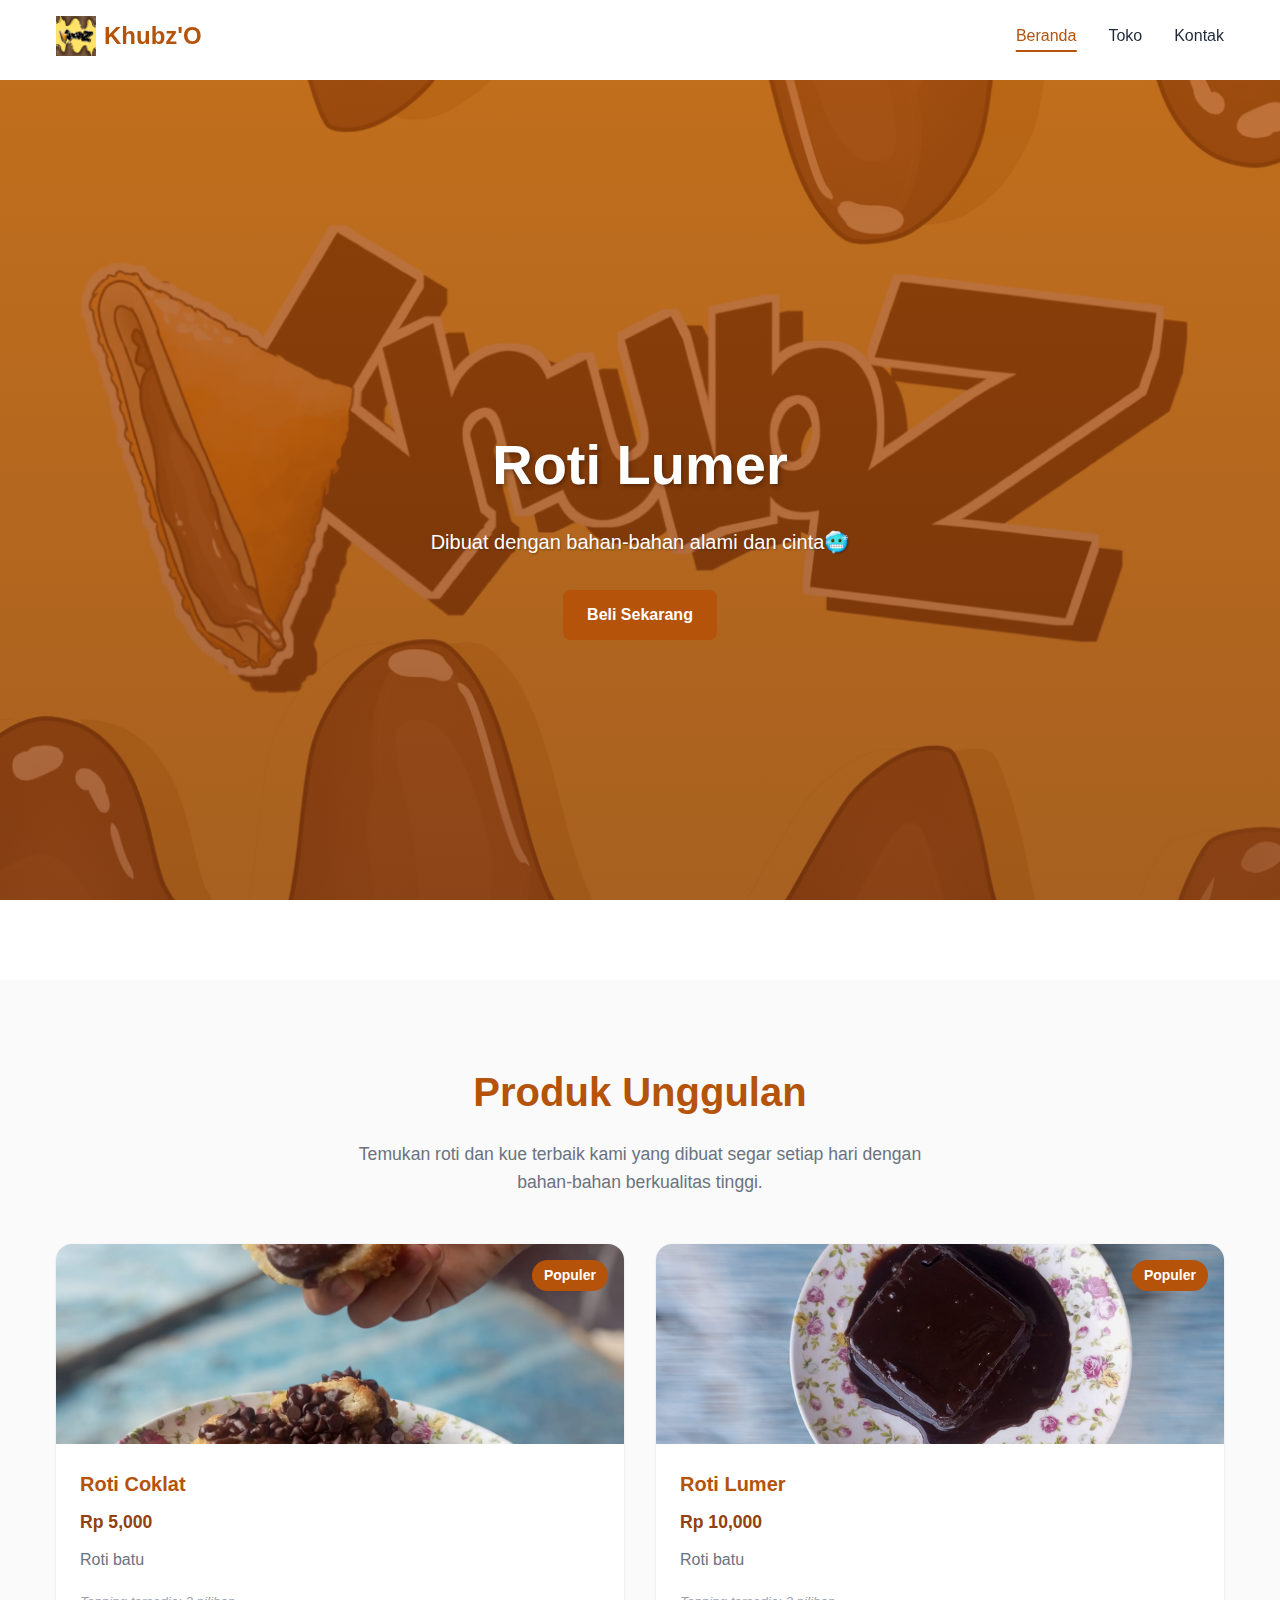
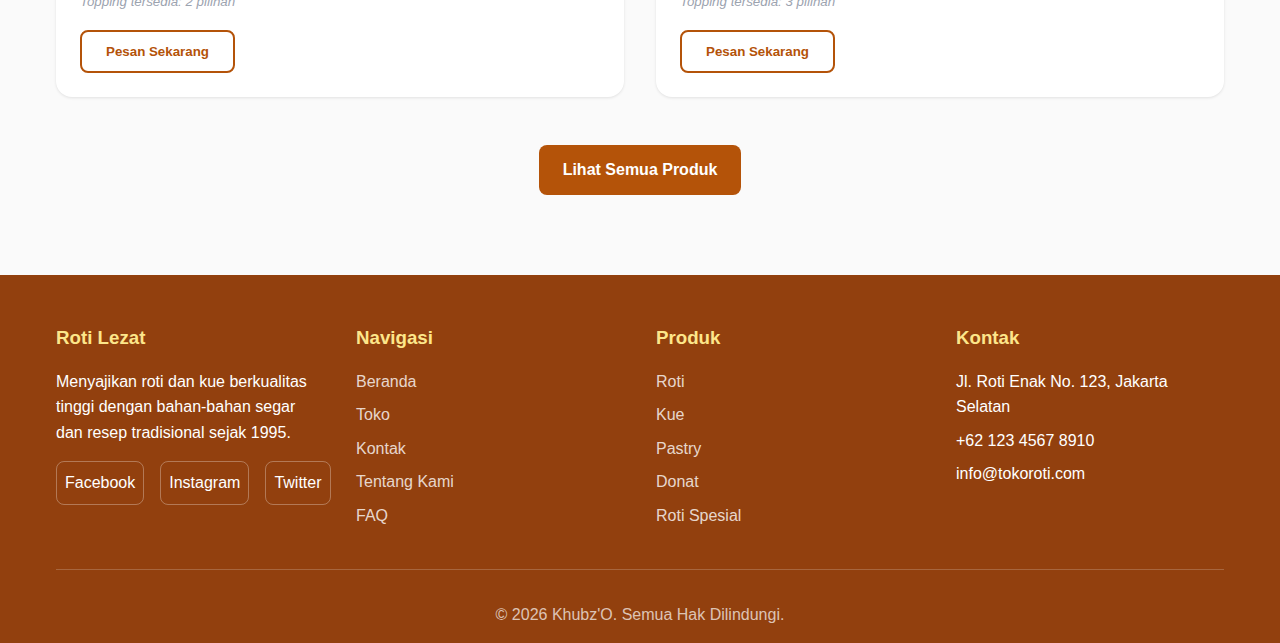
<file: index.html>
<!DOCTYPE html>
<html lang="en">
  <head>
    <meta charset="UTF-8" />
    <meta name="viewport" content="width=device-width, initial-scale=1.0" />
    <title>Beranda - Khubz'O</title>
    <meta name="description" content="Toko roti dengan berbagai produk roti dan kue berkualitas tinggi yang dibuat segar setiap hari." />
    <meta name="author" content="Roti Lezat" />
    <link rel="stylesheet" href="styles.css">
    <link rel="icon" href="public/logo.jpg" type="image/svg+xml">
  </head>
  <body>
    <header class="header">
      <nav class="navbar">
        <div class="container">
          <div class="navbar-content">
            <a href="index.html" class="logo">
              <img src="public/logo.jpg" alt="Roti Lezat Logo">
              Khubz'O
            </a>
            <div class="menu-toggle">
              <span></span>
              <span></span>
              <span></span>
            </div>
            <ul class="nav-menu">
              <li><a href="index.html" class="active">Beranda</a></li>
              <li><a href="shop.html">Toko</a></li>
              <li><a href="contact.html">Kontak</a></li>
            </ul>
          </div>
        </div>
      </nav>
    </header>

    <main>
      <!-- Hero Section -->
      <section class="hero">
        <div class="container">
          <div class="hero-content">
            <h1>Roti Lumer</h1>
            <p>Dibuat dengan bahan-bahan alami dan cinta🥶</p>
            <a href="shop.html" class="btn btn-primary">Beli Sekarang</a>
          </div>
        </div>
      </section>

      <!-- Featured Products Section -->
      <section class="featured-products">
        <div class="container">
          <div class="section-header">
            <h2>Produk Unggulan</h2>
            <p>Temukan roti dan kue terbaik kami yang dibuat segar setiap hari dengan bahan-bahan berkualitas tinggi.</p>
          </div>
            <div class="products-grid" id="products-container">
              <!-- Products will be loaded here via JavaScript -->
            </div>
          </div>

          <div class="section-footer">
            <a href="shop.html" class="btn btn-primary">Lihat Semua Produk</a>
          </div>
        </div>
      </section>

      <!-- Testimonials Section -->
      <!-- <section class="testimonials">
        <div class="container">
          <div class="section-header">
            <h2>Apa Kata Pelanggan Kami</h2>
            <p>Dengarkan pengalaman pelanggan kami yang puas dengan produk dan layanan kami.</p>
          </div>
          
          <div class="testimonials-grid">
            <div class="testimonial-card">
              <div class="stars">
                <span class="star">★</span>
                <span class="star">★</span>
                <span class="star">★</span>
                <span class="star">★</span>
                <span class="star">★</span>
              </div>
              <p class="quote">"Saya selalu membeli roti di sini setiap minggu. Rotinya sangat lembut dan rasanya enak. Pelayanannya juga sangat ramah!"</p>
              <div class="author">
                <div class="author-initial">R</div>
                <div class="author-info">
                  <h4>Riani Susanti</h4>
                  <p>Pelanggan Setia</p>
                </div>
              </div>
            </div>

            <div class="testimonial-card">
              <div class="stars">
                <span class="star">★</span>
                <span class="star">★</span>
                <span class="star">★</span>
                <span class="star">★</span>
                <span class="star">★</span>
              </div>
              <p class="quote">"Saya menggunakan roti dari toko ini untuk kafe saya. Kualitas rotinya konsisten dan selalu segar. Sangat direkomendasikan!"</p>
              <div class="author">
                <div class="author-initial">B</div>
                <div class="author-info">
                  <h4>Budi Santoso</h4>
                  <p>Pengusaha Kafe</p>
                </div>
              </div>
            </div>

            <div class="testimonial-card">
              <div class="stars">
                <span class="star">★</span>
                <span class="star">★</span>
                <span class="star">★</span>
                <span class="star">★</span>
                <span class="star empty">★</span>
              </div>
              <p class="quote">"Anak-anak saya sangat suka roti dan kue dari toko ini. Rasa manisnya pas dan tidak berlebihan. Jadi pilihan sarapan favorit keluarga kami."</p>
              <div class="author">
                <div class="author-initial">D</div>
                <div class="author-info">
                  <h4>Dewi Lestari</h4>
                  <p>Ibu Rumah Tangga</p>
                </div>
              </div>
            </div>
          </div>
        </div>
      </section>
    </main> -->

    <footer class="footer">
      <div class="container">
        <div class="footer-content">
          <div class="footer-section">
            <h3>Roti Lezat</h3>
            <p>Menyajikan roti dan kue berkualitas tinggi dengan bahan-bahan segar dan resep tradisional sejak 1995.</p>
            <div class="social-links">
              <a href="#" class="social-link">Facebook</a>
              <a href="#" class="social-link">Instagram</a>
              <a href="#" class="social-link">Twitter</a>
            </div>
          </div>
          
          <div class="footer-section">
            <h3>Navigasi</h3>
            <ul class="footer-links">
              <li><a href="index.html">Beranda</a></li>
              <li><a href="shop.html">Toko</a></li>
              <li><a href="contact.html">Kontak</a></li>
              <li><a href="#">Tentang Kami</a></li>
              <li><a href="#">FAQ</a></li>
            </ul>
          </div>
          
          <div class="footer-section">
            <h3>Produk</h3>
            <ul class="footer-links">
              <li><a href="#">Roti</a></li>
              <li><a href="#">Kue</a></li>
              <li><a href="#">Pastry</a></li>
              <li><a href="#">Donat</a></li>
              <li><a href="#">Roti Spesial</a></li>
            </ul>
          </div>
          
          <div class="footer-section">
            <h3>Kontak</h3>
            <ul class="contact-info">
              <li>Jl. Roti Enak No. 123, Jakarta Selatan</li>
              <li>+62 123 4567 8910</li>
              <li>info@tokoroti.com</li>
            </ul>
          </div>
        </div>
        
        <div class="footer-bottom">
          <p>© <span id="current-year"></span> Khubz'O. Semua Hak Dilindungi.</p>
        </div>
      </div>
    </footer>

    <script src="script.js"></script>
  </body>
</html>
</file>
<file: styles.css>
/* Global Styles */
:root {
  --primary-color: #b45309;
  --secondary-color: #92400e;
  --accent-color: #fde68a;
  --text-color: #1f2937;
  --bg-color: #ffffff;
  --border-color: #e5e7eb;
  --shadow: 0 1px 3px 0 rgba(0, 0, 0, 0.1);
}

* {
  margin: 0;
  padding: 0;
  box-sizing: border-box;
}

body {
  font-family: 'Arial', sans-serif;
  line-height: 1.6;
  color: var(--text-color);
  background-color: var(--bg-color);
}

.container {
  max-width: 1200px;
  margin: 0 auto;
  padding: 0 1rem;
}

/* Header & Navigation */
.header {
  position: fixed;
  top: 0;
  left: 0;
  right: 0;
  background: rgba(255, 255, 255, 0.95);
  backdrop-filter: blur(10px);
  z-index: 1000;
  transition: all 0.3s ease;
}

.header.scrolled {
  background: rgba(255, 255, 255, 0.98);
  box-shadow: var(--shadow);
}

.navbar {
  padding: 1rem 0;
}

.navbar-content {
  display: flex;
  justify-content: space-between;
  align-items: center;
}

.logo {
  text-decoration: none;
  font-size: 1.5rem;
  font-weight: 700;
  color: var(--primary-color);
  display: flex;
  align-items: center;
  gap: 0.5rem;
}

.logo img {
  width: 40px;
  height: 40px;
  transition: transform 0.3s ease;
}

.logo:hover img {
  transform: rotate(10deg);
}

.nav-menu {
  display: flex;
  list-style: none;
  gap: 2rem;
  margin: 0;
}

.nav-menu li {
  position: relative;
}

.nav-menu a {
  text-decoration: none;
  color: var(--text-color);
  font-weight: 500;
  padding: 0.5rem 0;
  position: relative;
  transition: color 0.3s ease;
}

.nav-menu a::after {
  content: '';
  position: absolute;
  width: 0;
  height: 2px;
  bottom: 0;
  left: 50%;
  background-color: var(--primary-color);
  transition: all 0.3s ease;
  transform: translateX(-50%);
}

.nav-menu a:hover::after,
.nav-menu a.active::after {
  width: 100%;
}

.nav-menu a:hover,
.nav-menu a.active {
  color: var(--primary-color);
}

.menu-toggle {
  display: none;
  flex-direction: column;
  cursor: pointer;
  gap: 4px;
}

.menu-toggle span {
  width: 25px;
  height: 3px;
  background: var(--primary-color);
  transition: 0.3s;
}

/* Buttons */
.btn {
  display: inline-block;
  padding: 0.75rem 1.5rem;
  border: none;
  border-radius: 0.5rem;
  text-decoration: none;
  font-weight: 600;
  cursor: pointer;
  transition: all 0.3s ease;
  text-align: center;
}

.btn-primary {
  background: var(--primary-color);
  color: white;
}

.btn-primary:hover {
  background: var(--secondary-color);
  transform: translateY(-2px);
}

.btn-secondary {
  background: transparent;
  color: var(--primary-color);
  border: 2px solid var(--primary-color);
}

.btn-secondary:hover {
  background: var(--primary-color);
  color: white;
}

/* Hero Section */
.hero {
  background: linear-gradient(rgba(180, 83, 9, 0.8), rgba(146, 64, 14, 0.8)), url('public/logo.jpg');
  background-size: cover;
  background-position: center;
  background-attachment: fixed;
  height: 100vh;
  display: flex;
  align-items: center;
  text-align: center;
  color: white;
  margin-top: 80px;
}

.hero-content h1 {
  font-size: 3.5rem;
  margin-bottom: 1rem;
  text-shadow: 2px 2px 4px rgba(0, 0, 0, 0.3);
}

.hero-content p {
  font-size: 1.25rem;
  margin-bottom: 2rem;
  text-shadow: 1px 1px 2px rgba(0, 0, 0, 0.3);
}

/* Sections */
.section-header {
  text-align: center;
  margin-bottom: 3rem;
}

.section-header h2 {
  font-size: 2.5rem;
  color: var(--primary-color);
  margin-bottom: 1rem;
}

.section-header p {
  font-size: 1.1rem;
  max-width: 600px;
  margin: 0 auto;
  color: #6b7280;
}

/* Featured Products */
.featured-products {
  padding: 5rem 0;
  background: #fafafa;
}

.products-grid {
  display: grid;
  grid-template-columns: repeat(auto-fit, minmax(280px, 1fr));
  gap: 2rem;
  margin-bottom: 3rem;
}

.product-card {
  background: white;
  border-radius: 1rem;
  overflow: hidden;
  box-shadow: var(--shadow);
  transition: all 0.3s ease;
}

.product-card:hover {
  transform: translateY(-5px);
  box-shadow: 0 10px 25px rgba(0, 0, 0, 0.15);
}

.product-image {
  position: relative;
  height: 200px;
  overflow: hidden;
}

.product-image img {
  width: 100%;
  height: 100%;
  object-fit: cover;
  transition: transform 0.3s ease;
}

.product-card:hover .product-image img {
  transform: scale(1.05);
}

.badge {
  position: absolute;
  top: 1rem;
  right: 1rem;
  background: var(--primary-color);
  color: white;
  padding: 0.25rem 0.75rem;
  border-radius: 1rem;
  font-size: 0.875rem;
  font-weight: 600;
}

.product-info {
  padding: 1.5rem;
}

.product-info h3 {
  font-size: 1.25rem;
  margin-bottom: 0.5rem;
  color: var(--primary-color);
}

.price {
  font-size: 1.1rem;
  font-weight: 700;
  color: var(--secondary-color);
  margin-bottom: 0.75rem;
}

.description {
  color: #6b7280;
  margin-bottom: 1rem;
  line-height: 1.5;
}

.toppings-preview {
  margin-bottom: 1rem;
}

.toppings-preview small {
  color: #9ca3af;
  font-style: italic;
}

/* Product Modal */
.product-modal {
  position: fixed;
  top: 0;
  left: 0;
  width: 100%;
  height: 100%;
  background: rgba(0, 0, 0, 0.5);
  display: none;
  justify-content: center;
  align-items: center;
  z-index: 2000;
  padding: 1rem;
}

.modal-content {
  background: white;
  border-radius: 1rem;
  max-width: 500px;
  width: 100%;
  max-height: 90vh;
  overflow-y: auto;
  box-shadow: 0 20px 25px rgba(0, 0, 0, 0.1);
}

.modal-header {
  display: flex;
  justify-content: space-between;
  align-items: center;
  padding: 1.5rem;
  border-bottom: 1px solid var(--border-color);
}

.modal-header h3 {
  color: var(--primary-color);
  font-size: 1.5rem;
}

.close-modal {
  background: none;
  border: none;
  font-size: 2rem;
  cursor: pointer;
  color: #6b7280;
  padding: 0;
  width: 30px;
  height: 30px;
  display: flex;
  align-items: center;
  justify-content: center;
}

.close-modal:hover {
  color: var(--primary-color);
}

.modal-body {
  padding: 1.5rem;
}

.modal-image {
  width: 100%;
  height: 200px;
  object-fit: cover;
  border-radius: 0.5rem;
  margin-bottom: 1rem;
}

.modal-description {
  color: #6b7280;
  margin-bottom: 1rem;
  line-height: 1.6;
}

.modal-price {
  font-size: 1.1rem;
  font-weight: 600;
  color: var(--secondary-color);
  margin-bottom: 1.5rem;
}

.quantity-section {
  margin-bottom: 1.5rem;
}

.quantity-section label {
  display: block;
  margin-bottom: 0.5rem;
  font-weight: 600;
  color: var(--text-color);
}

.quantity-controls {
  display: flex;
  align-items: center;
  gap: 0.5rem;
}

.qty-btn {
  width: 40px;
  height: 40px;
  border: 1px solid var(--border-color);
  background: white;
  border-radius: 0.5rem;
  cursor: pointer;
  font-size: 1.2rem;
  font-weight: bold;
  display: flex;
  align-items: center;
  justify-content: center;
  transition: all 0.2s ease;
}

.qty-btn:hover {
  background: var(--accent-color);
  border-color: var(--primary-color);
}

#quantity {
  width: 80px;
  height: 40px;
  text-align: center;
  border: 1px solid var(--border-color);
  border-radius: 0.5rem;
  font-size: 1rem;
}

.toppings-section {
  margin-bottom: 1.5rem;
}

.toppings-section h4 {
  margin-bottom: 1rem;
  color: var(--text-color);
}

.toppings-list {
  display: flex;
  flex-direction: column;
  gap: 0.75rem;
}

.topping-item {
  display: flex;
  align-items: center;
  gap: 0.75rem;
  padding: 0.75rem;
  border: 1px solid var(--border-color);
  border-radius: 0.5rem;
  cursor: pointer;
  transition: all 0.2s ease;
}

.topping-item:hover {
  background: var(--accent-color);
  border-color: var(--primary-color);
}

.topping-item input[type="checkbox"] {
  width: 18px;
  height: 18px;
}

.topping-name {
  flex: 1;
  font-weight: 500;
}

.topping-price {
  color: var(--secondary-color);
  font-weight: 600;
}

.total-section {
  margin-bottom: 1.5rem;
  padding: 1rem;
  background: var(--accent-color);
  border-radius: 0.5rem;
  text-align: center;
}

.total-section h4 {
  color: var(--primary-color);
  font-size: 1.3rem;
}

.customer-info {
  margin-bottom: 1rem;
}

.customer-info h4 {
  margin-bottom: 1rem;
  color: var(--text-color);
}

.customer-info input,
.customer-info textarea {
  width: 100%;
  padding: 0.75rem;
  border: 1px solid var(--border-color);
  border-radius: 0.5rem;
  margin-bottom: 0.75rem;
  font-size: 1rem;
}

.customer-info input:focus,
.customer-info textarea:focus {
  outline: none;
  border-color: var(--primary-color);
  box-shadow: 0 0 0 3px rgba(180, 83, 9, 0.1);
}

.modal-footer {
  display: flex;
  gap: 1rem;
  padding: 1.5rem;
  border-top: 1px solid var(--border-color);
}

.modal-footer .btn {
  flex: 1;
}

/* Page Banner */
.page-banner {
  background: linear-gradient(rgba(180, 83, 9, 0.8), rgba(146, 64, 14, 0.8)), url('public/hero-bread.jpg');
  background-size: cover;
  background-position: center;
  padding: 8rem 0 4rem;
  text-align: center;
  color: white;
  margin-top: 80px;
}

.page-banner h1 {
  font-size: 3rem;
  margin-bottom: 1rem;
  text-shadow: 2px 2px 4px rgba(0, 0, 0, 0.3);
}

.page-banner p {
  font-size: 1.2rem;
  text-shadow: 1px 1px 2px rgba(0, 0, 0, 0.3);
}

/* Shop Page */
.products {
  padding: 3rem 0 5rem;
}

.filters {
  display: flex;
  gap: 2rem;
  margin-bottom: 3rem;
  flex-wrap: wrap;
}

.filter-group {
  display: flex;
  flex-direction: column;
  gap: 0.5rem;
}

.filter-group label {
  font-weight: 600;
  color: var(--text-color);
}

.filter-group select {
  padding: 0.75rem;
  border: 1px solid var(--border-color);
  border-radius: 0.5rem;
  background: white;
  min-width: 200px;
}

/* Testimonials */
.testimonials {
  padding: 5rem 0;
  background: white;
}

.testimonials-grid {
  display: grid;
  grid-template-columns: repeat(auto-fit, minmax(300px, 1fr));
  gap: 2rem;
}

.testimonial-card {
  background: #fafafa;
  padding: 2rem;
  border-radius: 1rem;
  border-left: 4px solid var(--primary-color);
}

.stars {
  margin-bottom: 1rem;
}

.star {
  color: #fbbf24;
  font-size: 1.2rem;
}

.star.empty {
  color: #e5e7eb;
}

.quote {
  font-style: italic;
  margin-bottom: 1.5rem;
  line-height: 1.6;
  color: #374151;
}

.author {
  display: flex;
  align-items: center;
  gap: 1rem;
}

.author-initial {
  width: 50px;
  height: 50px;
  background: var(--primary-color);
  color: white;
  border-radius: 50%;
  display: flex;
  align-items: center;
  justify-content: center;
  font-weight: bold;
  font-size: 1.2rem;
}

.author-info h4 {
  margin-bottom: 0.25rem;
  color: var(--primary-color);
}

.author-info p {
  color: #6b7280;
  font-size: 0.9rem;
}

/* Contact Page */
.contact {
  padding: 3rem 0 5rem;
}

.contact-container {
  display: grid;
  grid-template-columns: 1fr 1fr;
  gap: 4rem;
  align-items: start;
}

.contact-info h2 {
  color: var(--primary-color);
  margin-bottom: 1rem;
}

.info-item {
  display: flex;
  align-items: flex-start;
  gap: 1rem;
  margin-bottom: 1.5rem;
}

.info-item .icon {
  font-size: 1.5rem;
  margin-top: 0.25rem;
}

.contact-form {
  background: #fafafa;
  padding: 2rem;
  border-radius: 1rem;
}

.contact-form h2 {
  color: var(--primary-color);
  margin-bottom: 2rem;
}

.form-group {
  margin-bottom: 1.5rem;
}

.form-group label {
  display: block;
  margin-bottom: 0.5rem;
  font-weight: 600;
  color: var(--text-color);
}

.form-group input,
.form-group textarea {
  width: 100%;
  padding: 0.75rem;
  border: 1px solid var(--border-color);
  border-radius: 0.5rem;
  font-size: 1rem;
}

.form-group input:focus,
.form-group textarea:focus {
  outline: none;
  border-color: var(--primary-color);
  box-shadow: 0 0 0 3px rgba(180, 83, 9, 0.1);
}

/* Map */
.map {
  padding: 3rem 0;
  background: #fafafa;
}

.map h2 {
  text-align: center;
  color: var(--primary-color);
  margin-bottom: 2rem;
}

.map-placeholder {
  height: 400px;
  background: #e5e7eb;
  border-radius: 1rem;
  display: flex;
  align-items: center;
  justify-content: center;
  color: #6b7280;
  font-size: 1.1rem;
}

/* Footer */
.footer {
  background: var(--secondary-color);
  color: white;
  padding: 3rem 0 1rem;
}

.footer-content {
  display: grid;
  grid-template-columns: repeat(auto-fit, minmax(250px, 1fr));
  gap: 2rem;
  margin-bottom: 2rem;
}

.footer-section h3 {
  margin-bottom: 1rem;
  color: var(--accent-color);
}

.footer-section p {
  line-height: 1.6;
  margin-bottom: 1rem;
}

.social-links {
  display: flex;
  gap: 1rem;
}

.social-link {
  color: white;
  text-decoration: none;
  padding: 0.5rem;
  border: 1px solid rgba(255, 255, 255, 0.3);
  border-radius: 0.5rem;
  transition: all 0.3s ease;
}

.social-link:hover {
  background: rgba(255, 255, 255, 0.1);
  border-color: white;
}

.footer-links {
  list-style: none;
}

.footer-links li {
  margin-bottom: 0.5rem;
}

.footer-links a {
  color: rgba(255, 255, 255, 0.8);
  text-decoration: none;
  transition: color 0.3s ease;
}

.footer-links a:hover {
  color: var(--accent-color);
}

.contact-info {
  list-style: none;
}

.contact-info li {
  margin-bottom: 0.5rem;
  display: flex;
  align-items: center;
  gap: 0.5rem;
}

.footer-bottom {
  text-align: center;
  padding-top: 2rem;
  border-top: 1px solid rgba(255, 255, 255, 0.2);
  color: rgba(255, 255, 255, 0.7);
}

.section-footer {
  text-align: center;
}

/* Responsive Design */
@media (max-width: 768px) {
  .menu-toggle {
    display: flex;
  }
  
  .nav-menu {
    position: fixed;
    top: 100%;
    left: 0;
    width: 100%;
    background: white;
    flex-direction: column;
    padding: 2rem 1rem;
    box-shadow: var(--shadow);
    transform: translateY(-100%);
    opacity: 0;
    visibility: hidden;
    transition: all 0.3s ease;
  }
  
  .nav-menu.active {
    transform: translateY(0);
    opacity: 1;
    visibility: visible;
  }
  
  .hero-content h1 {
    font-size: 2.5rem;
  }
  
  .page-banner h1 {
    font-size: 2rem;
  }
  
  .section-header h2 {
    font-size: 2rem;
  }
  
  .contact-container {
    grid-template-columns: 1fr;
    gap: 2rem;
  }
  
  .filters {
    flex-direction: column;
    gap: 1rem;
  }
  
  .filter-group select {
    min-width: auto;
  }
  
  .modal-content {
    margin: 1rem;
    max-height: calc(100vh - 2rem);
  }
  
  .modal-footer {
    flex-direction: column;
  }
  
  .quantity-controls {
    justify-content: center;
  }
}

@media (max-width: 480px) {
  .hero-content h1 {
    font-size: 2rem;
  }
  
  .hero-content p {
    font-size: 1rem;
  }
  
  .products-grid {
    grid-template-columns: 1fr;
  }
  
  .testimonials-grid {
    grid-template-columns: 1fr;
  }
}
</file>
